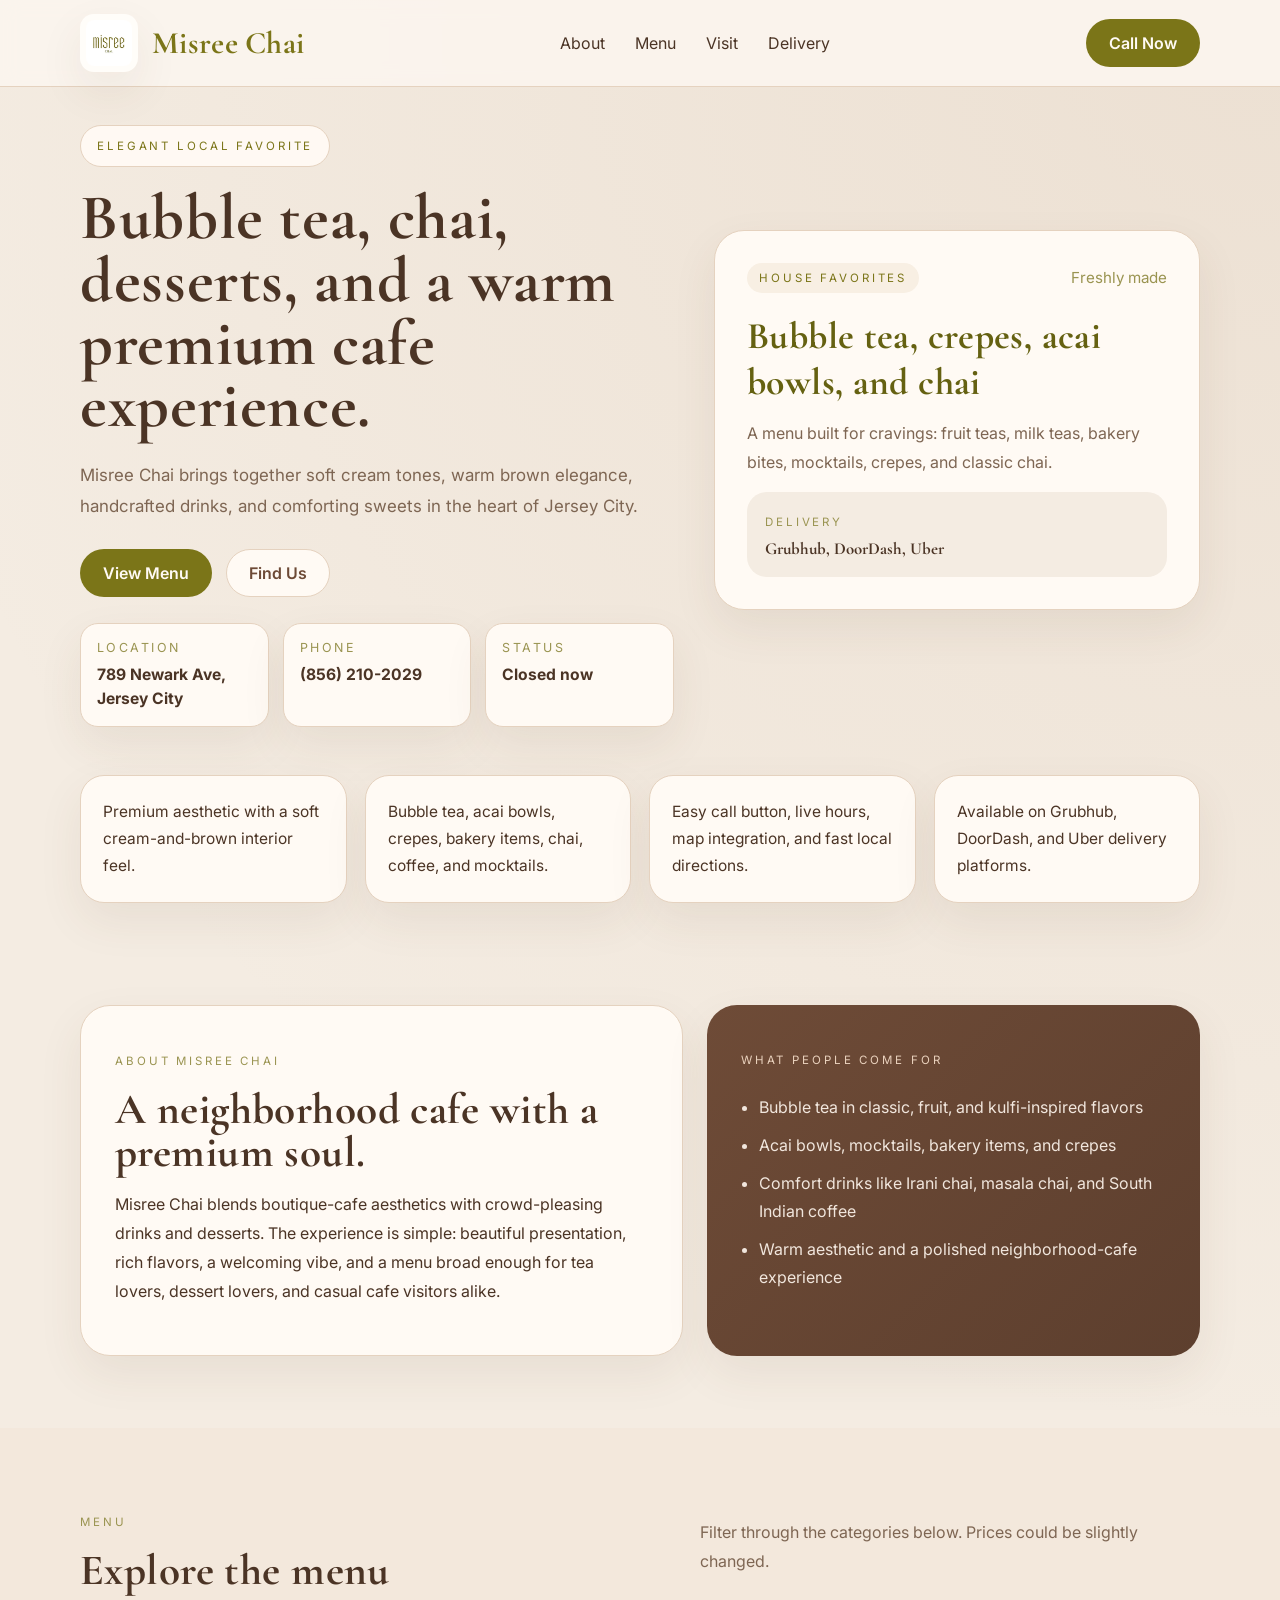
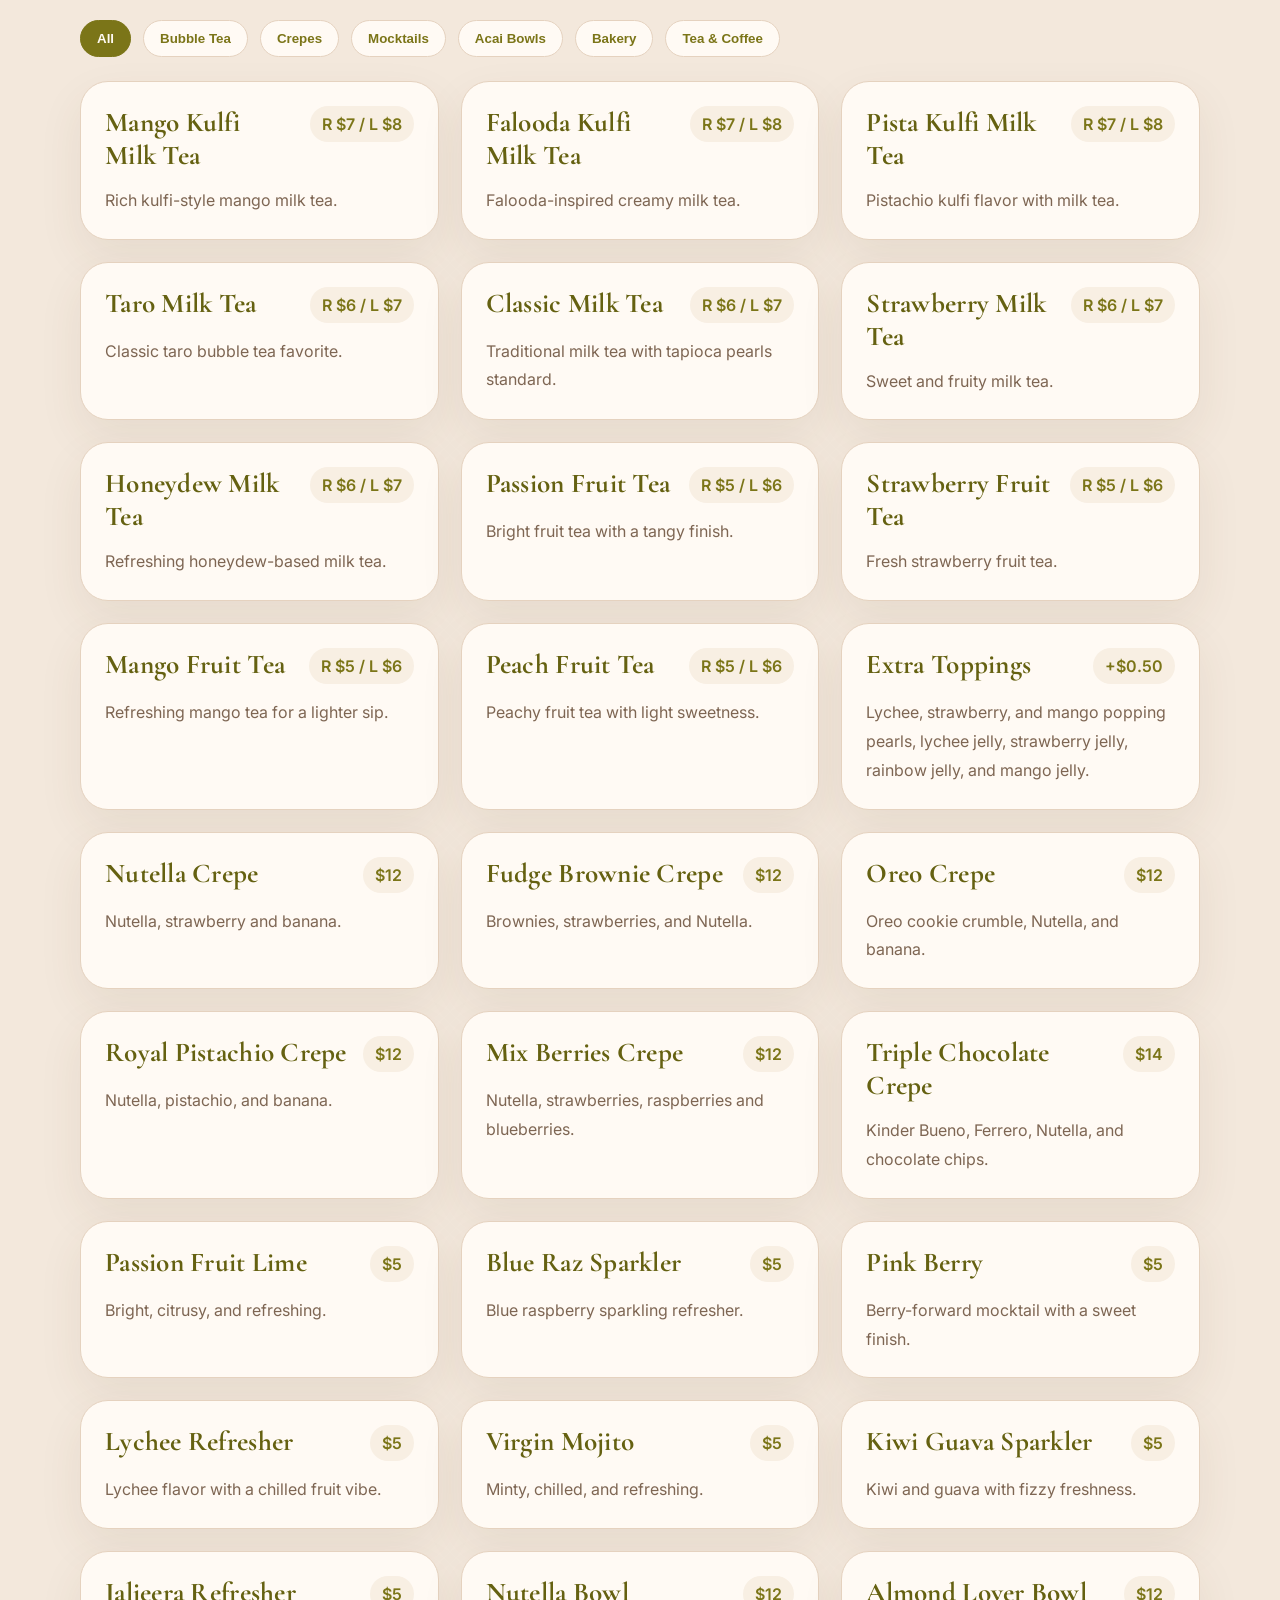
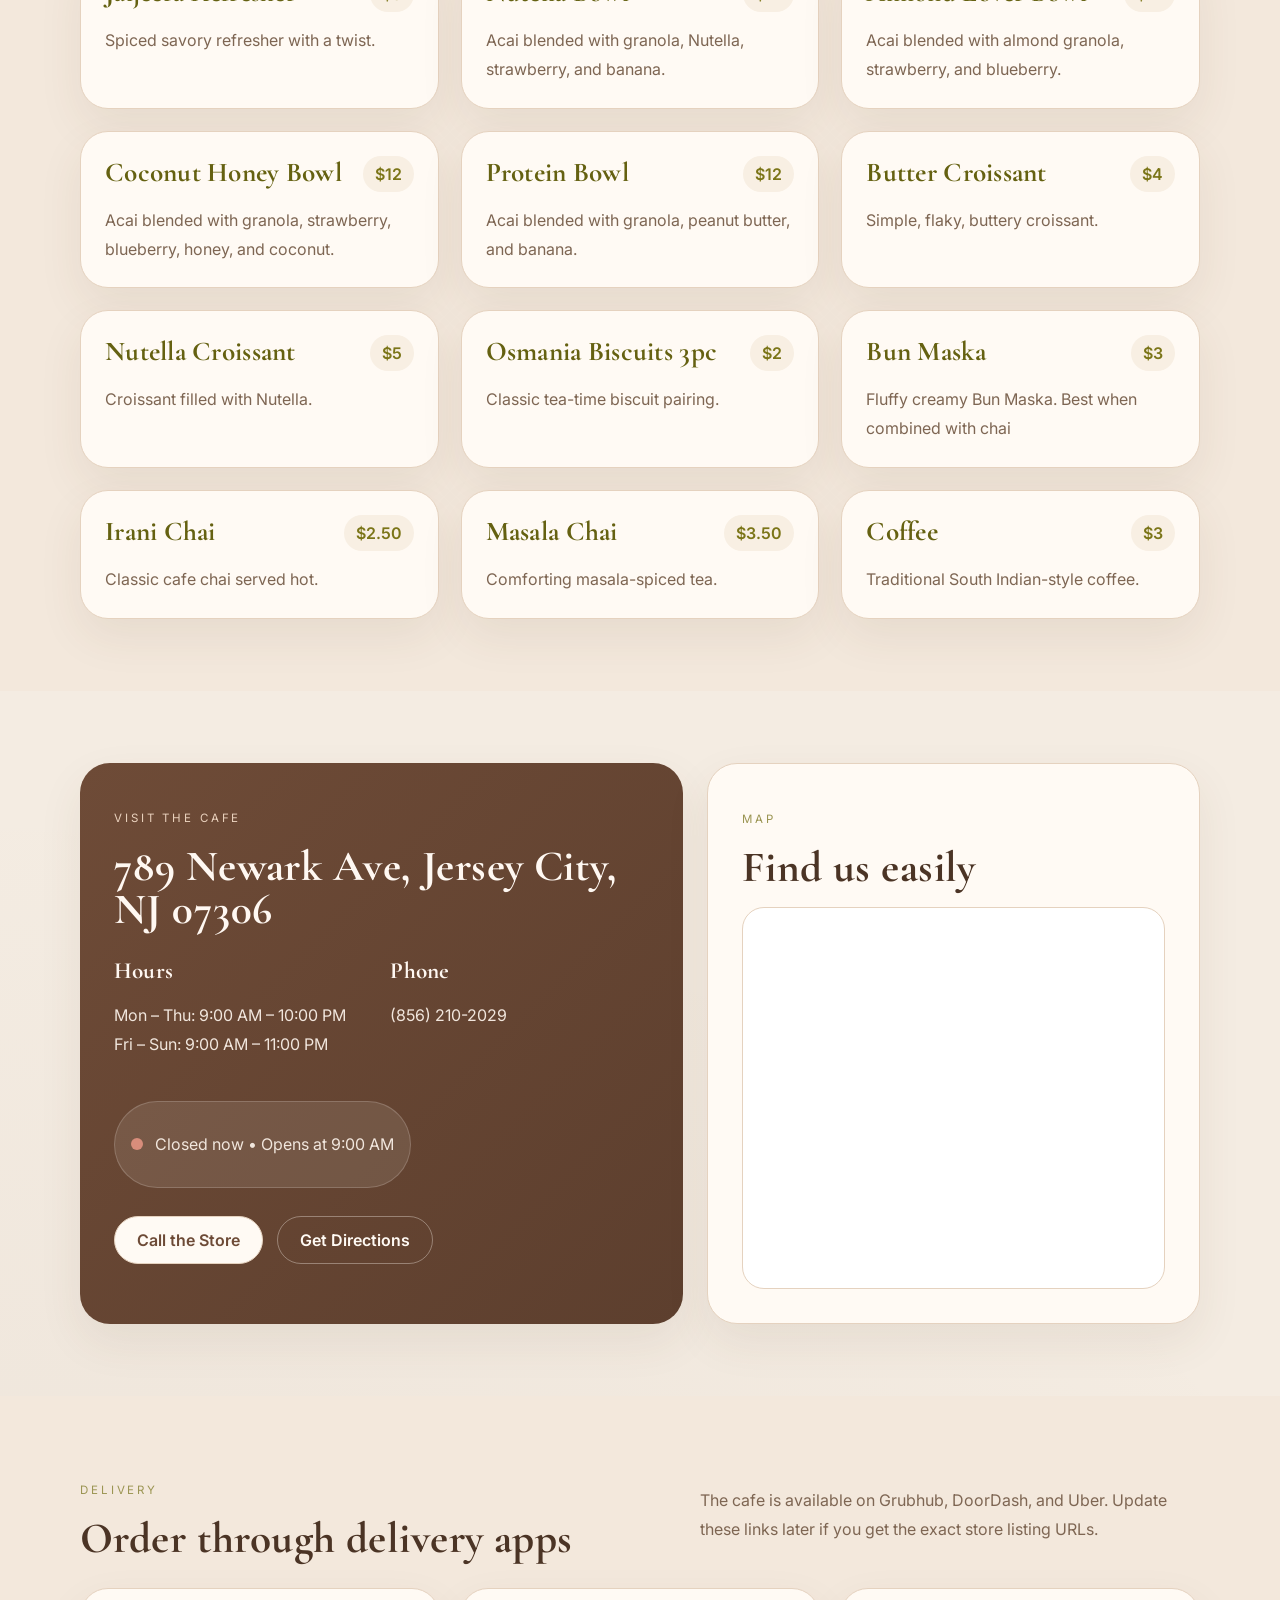
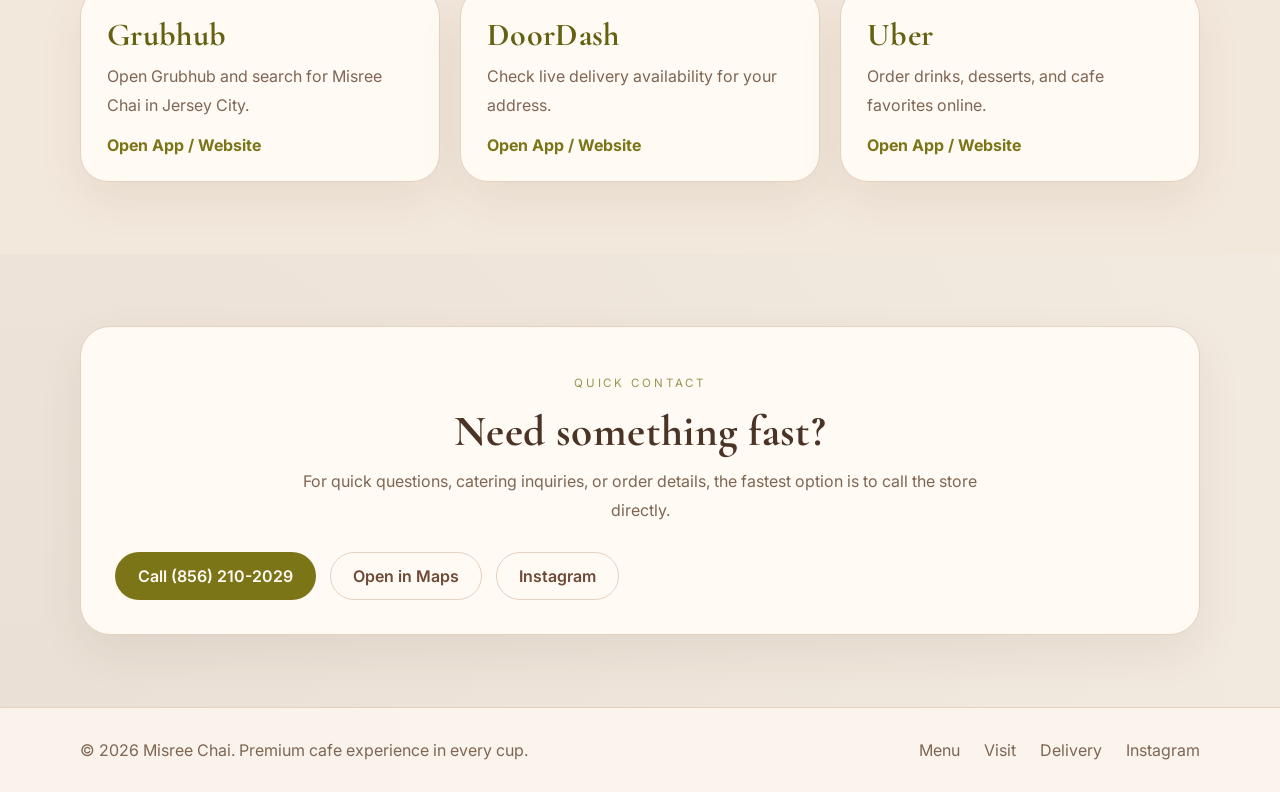
<file: index.html>
<!DOCTYPE html>
<html lang="en">
<head>
  <meta charset="UTF-8" />
  <meta name="viewport" content="width=device-width, initial-scale=1.0" />
  <title>Misree Chai</title>
  <meta name="description" content="Misree Chai is a premium neighborhood cafe in Jersey City with chai, bubble tea, mocktails, acai bowls, bakery, crepes, and coffee." />
  <link rel="preconnect" href="https://fonts.googleapis.com" />
  <link rel="preconnect" href="https://fonts.gstatic.com" crossorigin />
  <link href="https://fonts.googleapis.com/css2?family=Cormorant+Garamond:wght@500;600;700&family=Inter:wght@400;500;600;700&display=swap" rel="stylesheet" />
  <link rel="stylesheet" href="style.css" />
</head>
<body>
  <header class="topbar">
    <div class="container nav">
      <a href="#home" class="brand">
        <img src="assets/logo.png" alt="Misree Chai logo" class="brand-logo" />
        <div>
          <h1 class="brand-name">Misree Chai</h1>
        </div>
      </a>

      <nav class="desktop-nav">
        <a href="#about">About</a>
        <a href="#menu">Menu</a>
        <a href="#visit">Visit</a>
        <a href="#delivery">Delivery</a>
      </nav>

      <div class="nav-actions">
        <button class="mobile-toggle" id="mobileToggle" aria-label="Open menu">☰</button>
        <a class="btn btn-dark desktop-only" href="tel:+18562102029">Call Now</a>
      </div>
    </div>

    <nav class="mobile-nav" id="mobileNav">
      <a href="#about">About</a>
      <a href="#menu">Menu</a>
      <a href="#visit">Visit</a>
      <a href="#delivery">Delivery</a>
      <a href="tel:+18562102029">Call Now</a>
    </nav>
  </header>

  <main id="home">
    <section class="hero">
      <div class="container hero-grid">
        <div class="hero-copy">
          <p class="pill">Elegant local favorite</p>
          <h2>Bubble tea, chai, desserts, and a warm premium cafe experience.</h2>
          <p class="hero-text">
            Misree Chai brings together soft cream tones, warm brown elegance, handcrafted drinks, and comforting sweets in the heart of Jersey City.
          </p>
          <div class="hero-actions">
            <a class="btn btn-dark" href="#menu">View Menu</a>
            <a class="btn btn-light" href="#visit">Find Us</a>
          </div>

          <div class="quick-facts">
            <div class="fact-card">
              <span>Location</span>
              <strong>789 Newark Ave, Jersey City</strong>
            </div>
            <div class="fact-card">
              <span>Phone</span>
              <strong>(856) 210-2029</strong>
            </div>
            <div class="fact-card">
              <span>Status</span>
              <strong id="heroStatus">Checking hours...</strong>
            </div>
          </div>
        </div>

        <div class="hero-card">
          <div class="card-badge-row">
            <span class="badge">House Favorites</span>
            <span class="subtle">Freshly made</span>
          </div>
          <h3>Bubble tea, crepes, acai bowls, and chai</h3>
          <p>
            A menu built for cravings: fruit teas, milk teas, bakery bites, mocktails, crepes, and classic chai.
          </p>


            <div class="mini-box">
              <span>Delivery</span>
              <strong>Grubhub, DoorDash, Uber</strong>
            </div>
          </div>
        </div>
      </div>
    </section>

    <section class="highlights">
      <div class="container grid-4">
        <article class="info-card">Premium aesthetic with a soft cream-and-brown interior feel.</article>
        <article class="info-card">Bubble tea, acai bowls, crepes, bakery items, chai, coffee, and mocktails.</article>
        <article class="info-card">Easy call button, live hours, map integration, and fast local directions.</article>
        <article class="info-card">Available on Grubhub, DoorDash, and Uber delivery platforms.</article>
      </div>
    </section>

    <section id="about" class="section">
      <div class="container about-grid">
        <div class="panel light-panel">
          <p class="section-label">About Misree Chai</p>
          <h3>A neighborhood cafe with a premium soul.</h3>
          <p>
            Misree Chai blends boutique-cafe aesthetics with crowd-pleasing drinks and desserts. The experience is simple: beautiful presentation, rich flavors, a welcoming vibe, and a menu broad enough for tea lovers, dessert lovers, and casual cafe visitors alike.
          </p>
        </div>

        <div class="panel dark-panel">
          <p class="section-label light">What people come for</p>
          <ul class="feature-list">
            <li>Bubble tea in classic, fruit, and kulfi-inspired flavors</li>
            <li>Acai bowls, mocktails, bakery items, and crepes</li>
            <li>Comfort drinks like Irani chai, masala chai, and South Indian coffee</li>
            <li>Warm aesthetic and a polished neighborhood-cafe experience</li>
          </ul>
        </div>
      </div>
    </section>

    <section id="menu" class="section section-soft">
      <div class="container">
        <div class="section-head">
          <div>
            <p class="section-label">Menu</p>
            <h3>Explore the menu</h3>
          </div>
          <p class="section-copy">
            Filter through the categories below. Prices could be slightly changed.
          </p>
        </div>

        <div class="menu-filter">
          <button class="filter-btn active" data-filter="all">All</button>
          <button class="filter-btn" data-filter="bubble-tea">Bubble Tea</button>
          <button class="filter-btn" data-filter="crepes">Crepes</button>
          <button class="filter-btn" data-filter="mocktails">Mocktails</button>
          <button class="filter-btn" data-filter="acai">Acai Bowls</button>
          <button class="filter-btn" data-filter="bakery">Bakery</button>
          <button class="filter-btn" data-filter="tea-coffee">Tea & Coffee</button>

        </div>

        <div class="menu-grid" id="menuGrid">
          <article class="menu-card" data-category="bubble-tea">
            <div class="menu-top"><h4>Mango Kulfi Milk Tea</h4><span>R $7 / L $8</span></div>
            <p>Rich kulfi-style mango milk tea.</p>
          </article>
          <article class="menu-card" data-category="bubble-tea">
            <div class="menu-top"><h4>Falooda Kulfi Milk Tea</h4><span>R $7 / L $8</span></div>
            <p>Falooda-inspired creamy milk tea.</p>
          </article>
          <article class="menu-card" data-category="bubble-tea">
            <div class="menu-top"><h4>Pista Kulfi Milk Tea</h4><span>R $7 / L $8</span></div>
            <p>Pistachio kulfi flavor with milk tea.</p>
          </article>
          <article class="menu-card" data-category="bubble-tea">
            <div class="menu-top"><h4>Taro Milk Tea</h4><span>R $6 / L $7</span></div>
            <p>Classic taro bubble tea favorite.</p>
          </article>
          <article class="menu-card" data-category="bubble-tea">
            <div class="menu-top"><h4>Classic Milk Tea</h4><span>R $6 / L $7</span></div>
            <p>Traditional milk tea with tapioca pearls standard.</p>
          </article>
          <article class="menu-card" data-category="bubble-tea">
            <div class="menu-top"><h4>Strawberry Milk Tea</h4><span>R $6 / L $7</span></div>
            <p>Sweet and fruity milk tea.</p>
          </article>
          <article class="menu-card" data-category="bubble-tea">
            <div class="menu-top"><h4>Honeydew Milk Tea</h4><span>R $6 / L $7</span></div>
            <p>Refreshing honeydew-based milk tea.</p>
          </article>
          <article class="menu-card" data-category="bubble-tea">
            <div class="menu-top"><h4>Passion Fruit Tea</h4><span>R $5 / L $6</span></div>
            <p>Bright fruit tea with a tangy finish.</p>
          </article>
          <article class="menu-card" data-category="bubble-tea">
            <div class="menu-top"><h4>Strawberry Fruit Tea</h4><span>R $5 / L $6</span></div>
            <p>Fresh strawberry fruit tea.</p>
          </article>
          <article class="menu-card" data-category="bubble-tea">
            <div class="menu-top"><h4>Mango Fruit Tea</h4><span>R $5 / L $6</span></div>
            <p>Refreshing mango tea for a lighter sip.</p>
          </article>
          <article class="menu-card" data-category="bubble-tea">
            <div class="menu-top"><h4>Peach Fruit Tea</h4><span>R $5 / L $6</span></div>
            <p>Peachy fruit tea with light sweetness.</p>
          </article>
          <article class="menu-card" data-category="bubble-tea">
            <div class="menu-top"><h4>Extra Toppings</h4><span>+$0.50</span></div>
            <p>Lychee, strawberry, and mango popping pearls, lychee jelly, strawberry jelly, rainbow jelly, and mango jelly.</p>
          </article>

          <article class="menu-card" data-category="crepes">
            <div class="menu-top"><h4>Nutella Crepe</h4><span>$12</span></div>
            <p>Nutella, strawberry and banana.</p>
          </article>
          <article class="menu-card" data-category="crepes">
            <div class="menu-top"><h4>Fudge Brownie Crepe</h4><span>$12</span></div>
            <p>Brownies, strawberries, and Nutella.</p>
          </article>
          <article class="menu-card" data-category="crepes">
            <div class="menu-top"><h4>Oreo Crepe</h4><span>$12</span></div>
            <p>Oreo cookie crumble, Nutella, and banana.</p>
          </article>
          <article class="menu-card" data-category="crepes">
            <div class="menu-top"><h4>Royal Pistachio Crepe</h4><span>$12</span></div>
            <p>Nutella, pistachio, and banana.</p>
          </article>
          <article class="menu-card" data-category="crepes">
            <div class="menu-top"><h4>Mix Berries Crepe</h4><span>$12</span></div>
            <p>Nutella, strawberries, raspberries and blueberries.</p>
          </article>
          <article class="menu-card" data-category="crepes">
            <div class="menu-top"><h4>Triple Chocolate Crepe</h4><span>$14</span></div>
            <p>Kinder Bueno, Ferrero, Nutella, and chocolate chips.</p>
          </article>

          <article class="menu-card" data-category="mocktails">
            <div class="menu-top"><h4>Passion Fruit Lime</h4><span>$5</span></div>
            <p>Bright, citrusy, and refreshing.</p>
          </article>
          <article class="menu-card" data-category="mocktails">
            <div class="menu-top"><h4>Blue Raz Sparkler</h4><span>$5</span></div>
            <p>Blue raspberry sparkling refresher.</p>
          </article>
          <article class="menu-card" data-category="mocktails">
            <div class="menu-top"><h4>Pink Berry</h4><span>$5</span></div>
            <p>Berry-forward mocktail with a sweet finish.</p>
          </article>
          <article class="menu-card" data-category="mocktails">
            <div class="menu-top"><h4>Lychee Refresher</h4><span>$5</span></div>
            <p>Lychee flavor with a chilled fruit vibe.</p>
          </article>
          <article class="menu-card" data-category="mocktails">
            <div class="menu-top"><h4>Virgin Mojito</h4><span>$5</span></div>
            <p>Minty, chilled, and refreshing.</p>
          </article>
          <article class="menu-card" data-category="mocktails">
            <div class="menu-top"><h4>Kiwi Guava Sparkler</h4><span>$5</span></div>
            <p>Kiwi and guava with fizzy freshness.</p>
          </article>
          <article class="menu-card" data-category="mocktails">
            <div class="menu-top"><h4>Jaljeera Refresher</h4><span>$5</span></div>
            <p>Spiced savory refresher with a twist.</p>
          </article>

          <article class="menu-card" data-category="acai">
            <div class="menu-top"><h4>Nutella Bowl</h4><span>$12</span></div>
            <p>Acai blended with granola, Nutella, strawberry, and banana.</p>
          </article>
          <article class="menu-card" data-category="acai">
            <div class="menu-top"><h4>Almond Lover Bowl</h4><span>$12</span></div>
            <p>Acai blended with almond granola, strawberry, and blueberry.</p>
          </article>
          <article class="menu-card" data-category="acai">
            <div class="menu-top"><h4>Coconut Honey Bowl</h4><span>$12</span></div>
            <p>Acai blended with granola, strawberry, blueberry, honey, and coconut.</p>
          </article>
          <article class="menu-card" data-category="acai">
            <div class="menu-top"><h4>Protein Bowl</h4><span>$12</span></div>
            <p>Acai blended with granola, peanut butter, and banana.</p>
          </article>

          <article class="menu-card" data-category="bakery">
            <div class="menu-top"><h4>Butter Croissant</h4><span>$4</span></div>
            <p>Simple, flaky, buttery croissant.</p>
          </article>
          <article class="menu-card" data-category="bakery">
            <div class="menu-top"><h4>Nutella Croissant</h4><span>$5</span></div>
            <p>Croissant filled with Nutella.</p>
          </article>
          <article class="menu-card" data-category="bakery">
            <div class="menu-top"><h4>Osmania Biscuits 3pc</h4><span>$2</span></div>
            <p>Classic tea-time biscuit pairing.</p>
          </article>
          <article class="menu-card" data-category="bakery">
            <div class="menu-top"><h4>Bun Maska</h4><span>$3</span></div>
            <p>Fluffy creamy Bun Maska. Best when combined with chai</p>
          </article>

          <article class="menu-card" data-category="tea-coffee">
            <div class="menu-top"><h4>Irani Chai</h4><span>$2.50</span></div>
            <p>Classic cafe chai served hot.</p>
          </article>
          <article class="menu-card" data-category="tea-coffee">
            <div class="menu-top"><h4>Masala Chai</h4><span>$3.50</span></div>
            <p>Comforting masala-spiced tea.</p>
          </article>
          <article class="menu-card" data-category="tea-coffee">
            <div class="menu-top"><h4>Coffee</h4><span>$3</span></div>
            <p>Traditional South Indian-style coffee.</p>
          </article>
        </div>
      </div>
    </section>

    <section id="visit" class="section">
      <div class="container visit-grid">
        <div class="panel dark-panel">
          <p class="section-label light">Visit the cafe</p>
          <h3>789 Newark Ave, Jersey City, NJ 07306</h3>

          <div class="visit-info">
            <div>
              <h4>Hours</h4>
              <p>Mon – Thu: 9:00 AM – 10:00 PM<br>Fri – Sun: 9:00 AM – 11:00 PM</p>
            </div>
            <div>
              <h4>Phone</h4>
              <p>(856) 210-2029</p>
            </div>
          </div>

          <div class="status-box">
            <span class="status-dot" id="statusDot"></span>
            <p id="openStatus">Checking cafe status...</p>
          </div>

          <div class="hero-actions">
            <a class="btn btn-light" href="tel:+18562102029">Call the Store</a>
            <a class="btn btn-outline" target="_blank" rel="noreferrer" href="https://www.google.com/maps/dir/?api=1&destination=Misree+Chai+Jersey+City"">Get Directions</a>
          </div>
        </div>

        <div class="panel light-panel map-panel">
          <p class="section-label">Map</p>
          <h3>Find us easily</h3>
          <div class="map-wrap">
            <iframe
            src="https://www.google.com/maps?q=Misree+Chai+Jersey+City&output=embed"
            loading="lazy">
          </iframe>
          </div>
        </div>
      </div>
    </section>

    <section id="delivery" class="section section-soft">
      <div class="container">
        <div class="section-head">
          <div>
            <p class="section-label">Delivery</p>
            <h3>Order through delivery apps</h3>
          </div>
          <p class="section-copy">
            The cafe is available on Grubhub, DoorDash, and Uber. Update these links later if you get the exact store listing URLs.
          </p>
        </div>

        <div class="delivery-grid">
          <a class="delivery-card" target="_blank" rel="noreferrer" href="https://www.grubhub.com">
            <h4>Grubhub</h4>
            <p>Open Grubhub and search for Misree Chai in Jersey City.</p>
            <span>Open App / Website</span>
          </a>
          <a class="delivery-card" target="_blank" rel="noreferrer" href="https://www.doordash.com">
            <h4>DoorDash</h4>
            <p>Check live delivery availability for your address.</p>
            <span>Open App / Website</span>
          </a>
          <a class="delivery-card" target="_blank" rel="noreferrer" href="https://www.ubereats.com">
            <h4>Uber</h4>
            <p>Order drinks, desserts, and cafe favorites online.</p>
            <span>Open App / Website</span>
          </a>
        </div>
      </div>
    </section>

    <section class="section contact-section">
      <div class="container">
        <div class="panel light-panel">
          <p class="section-label">Quick contact</p>
          <h3>Need something fast?</h3>
          <p class="contact-copy">
            For quick questions, catering inquiries, or order details, the fastest option is to call the store directly.
          </p>
          <div class="hero-actions">
            <a class="btn btn-dark" href="tel:+18562102029">Call (856) 210-2029</a>
            <a class="btn btn-light" target="_blank" rel="noreferrer" href="https://www.google.com/maps/search/?api=1&query=Misree+789+Newark+Ave,+Jersey+City,+NJ+07306">Open in Maps</a>
            <a class="btn btn-light" target="_blank" rel="noreferrer" href="https://www.instagram.com/misreechai/">Instagram</a>
          </div>
        </div>
      </div>
    </section>
  </main>

  <footer class="footer">
    <div class="container footer-row">
      <p>© 2026 Misree Chai. Premium cafe experience in every cup.</p>
      <div class="footer-links">
        <a href="#menu">Menu</a>
        <a href="#visit">Visit</a>
        <a href="#delivery">Delivery</a>
        <a href="https://www.instagram.com/misreechai/" class="social">Instagram</a>
      </div>
    </div>
  </footer>

  <script src="script.js"></script>
</body>
</html>
</file>
<file: style.css>
:root {
  --bg: #f4ece2;
  --bg-soft: #f3e8dc;
  --panel: #fffaf4;
  --panel-2: #f8efe3;
  --text: #4b3425;
  --muted: #7e6653;
  --brown: #6d4a36;
  --brown-dark: #573927;
  --olive: #7b7518;
  --olive-deep: #656111;
  --olive-soft: #9a9451;
  --border: #e5d2bf;
  --shadow: 0 18px 45px rgba(89, 61, 42, 0.08);
  --radius-xl: 30px;
  --radius-lg: 22px;
}

* { box-sizing: border-box; }
html { scroll-behavior: smooth; }

body {
  margin: 0;
  background:
    radial-gradient(circle at top right, rgba(200, 169, 139, 0.18), transparent 25%),
    radial-gradient(circle at bottom left, rgba(109, 74, 54, 0.08), transparent 28%),
    var(--bg);
  color: var(--text);
  font-family: "Inter", sans-serif;
}

a { color: inherit; text-decoration: none; }
p { line-height: 1.8; }
h1, h2, h3, h4 {
  margin: 0;
  font-family: "Cormorant Garamond", serif;
  letter-spacing: 0.01em;
}

.container {
  width: min(1120px, calc(100% - 40px));
  margin: 0 auto;
}

.topbar {
  position: sticky;
  top: 0;
  z-index: 1000;
  background: rgba(251, 245, 238, 0.92);
  border-bottom: 1px solid var(--border);
  backdrop-filter: blur(10px);
}

.nav {
  min-height: 86px;
  display: flex;
  align-items: center;
  justify-content: space-between;
  gap: 20px;
}

.brand {
  display: flex;
  align-items: center;
  gap: 14px;
}

.brand-logo {
  width: 58px;
  height: 58px;
  object-fit: contain;
  border-radius: 14px;
  background: #fffdf9;
  padding: 6px;
  box-shadow: var(--shadow);
}

.eyebrow,
.section-label,
.mini-box span,
.badge,
.pill {
  text-transform: uppercase;
  letter-spacing: 0.25em;
  font-size: 0.72rem;
}

.eyebrow,
.section-label,
.mini-box span {
  color: var(--olive-soft);
}

.brand-name {
  font-size: 1.95rem;
  color: var(--olive);
}

.desktop-nav {
  display: flex;
  gap: 30px;
}

.desktop-nav a,
.footer-links a,
.mobile-nav a {
  transition: 0.2s ease;
}

.desktop-nav a:hover,
.footer-links a:hover,
.mobile-nav a:hover {
  color: var(--olive);
}

.nav-actions {
  display: flex;
  align-items: center;
  gap: 12px;
}

.mobile-toggle {
  display: none;
  border: 1px solid var(--border);
  background: var(--panel);
  color: var(--olive);
  border-radius: 12px;
  padding: 10px 12px;
  cursor: pointer;
}

.mobile-nav {
  display: none;
  flex-direction: column;
  gap: 14px;
  padding: 0 20px 20px;
}
.mobile-nav.open { display: flex; }

.hero {
  padding: 26px 0 38px;
}

.hero-grid {
  display: grid;
  grid-template-columns: 1.1fr 0.9fr;
  gap: 40px;
  align-items: center;
}

.pill {
  display: inline-block;
  border: 1px solid var(--border);
  background: #fff9f3;
  border-radius: 999px;
  padding: 10px 16px;
  color: var(--olive);
  margin-bottom: 20px;
}

.hero-copy h2 {
  font-size: clamp(3rem, 5vw, 5rem);
  line-height: 0.98;
  max-width: 760px;
}

.hero-text {
  max-width: 720px;
  margin: 22px 0 0;
  font-size: 1.06rem;
  color: var(--muted);
}

.hero-actions {
  display: flex;
  gap: 14px;
  flex-wrap: wrap;
  margin-top: 28px;
}

.quick-facts {
  margin-top: 26px;
  display: grid;
  grid-template-columns: repeat(3, 1fr);
  gap: 14px;
}

.fact-card {
  background: var(--panel);
  border: 1px solid var(--border);
  border-radius: 18px;
  padding: 16px;
  box-shadow: var(--shadow);
}

.fact-card span {
  display: block;
  color: var(--olive-soft);
  font-size: 0.78rem;
  text-transform: uppercase;
  letter-spacing: 0.2em;
  margin-bottom: 8px;
}

.fact-card strong {
  font-size: 0.98rem;
  line-height: 1.5;
}

.btn {
  display: inline-flex;
  align-items: center;
  justify-content: center;
  min-height: 48px;
  padding: 0 22px;
  border-radius: 999px;
  font-weight: 600;
  transition: 0.2s ease;
  border: 1px solid transparent;
}

.btn-dark {
  background: var(--olive);
  color: #fffaf4;
}

.btn-dark:hover { background: var(--olive-deep); }

.btn-light {
  background: #fffaf4;
  color: var(--brown);
  border-color: var(--border);
}

.btn-light:hover { background: #f3e6d8; }

.btn-outline {
  border-color: rgba(255, 250, 244, 0.35);
  color: #fffaf4;
}

.btn-outline:hover { background: rgba(255, 250, 244, 0.08); }

.hero-card,
.panel,
.info-card,
.menu-card,
.delivery-card,
.fact-card {
  box-shadow: var(--shadow);
}

.hero-card {
  background: var(--panel);
  border: 1px solid var(--border);
  border-radius: var(--radius-xl);
  padding: 32px;
}

.card-badge-row {
  display: flex;
  justify-content: space-between;
  align-items: center;
  gap: 12px;
}

.badge {
  padding: 8px 12px;
  background: var(--panel-2);
  border-radius: 999px;
  color: var(--olive);
}

.subtle {
  color: var(--olive-soft);
  font-size: 0.95rem;
}

.hero-card h3 {
  margin-top: 20px;
  font-size: 2.35rem;
  color: var(--olive-deep);
}

.hero-card p {
  margin-top: 14px;
  color: var(--muted);
}

.mini-grid {
  margin-top: 26px;
  display: grid;
  grid-template-columns: repeat(2, 1fr);
  gap: 14px;
}

.mini-box {
  background: var(--bg);
  border-radius: 20px;
  padding: 18px;
}

.mini-box strong {
  display: block;
  margin-top: 8px;
  font-size: 1.05rem;
  font-family: "Cormorant Garamond", serif;
}

.highlights { padding: 10px 0 30px; }

.grid-4 {
  display: grid;
  grid-template-columns: repeat(4, 1fr);
  gap: 18px;
}

.info-card {
  background: var(--panel);
  border: 1px solid var(--border);
  border-radius: 24px;
  padding: 22px;
  font-size: 0.97rem;
  line-height: 1.75;
}

.section { padding: 72px 0; }
.section-soft { background: var(--bg-soft); }

.about-grid,
.visit-grid {
  display: grid;
  grid-template-columns: 1.1fr 0.9fr;
  gap: 24px;
}

.panel {
  border-radius: var(--radius-xl);
  padding: 34px;
}

.light-panel {
  background: var(--panel);
  border: 1px solid var(--border);
}

.dark-panel {
  background: linear-gradient(135deg, #6e4b37, #5d3f2e);
  color: #fff8f2;
}

.dark-panel p,
.dark-panel li {
  color: #f1e6dd;
}

.section-label { margin-bottom: 16px; }
.section-label.light { color: #ead2be; }

.panel h3,
.section-head h3 {
  font-size: 2.7rem;
  line-height: 1;
}

.feature-list {
  margin: 22px 0 0;
  padding-left: 18px;
  display: grid;
  gap: 10px;
  line-height: 1.75;
}

.section-head {
  display: flex;
  justify-content: space-between;
  align-items: end;
  gap: 30px;
  margin-bottom: 28px;
}

.section-copy {
  max-width: 500px;
  color: var(--muted);
}

.menu-filter {
  display: flex;
  gap: 12px;
  flex-wrap: wrap;
  margin-bottom: 24px;
}

.filter-btn {
  background: #fffaf4;
  color: var(--olive);
  border: 1px solid var(--border);
  border-radius: 999px;
  padding: 10px 16px;
  cursor: pointer;
  font-weight: 600;
  transition: 0.2s ease;
}

.filter-btn:hover,
.filter-btn.active {
  background: var(--olive);
  color: #fffaf4;
  border-color: var(--olive);
}

.menu-grid {
  display: grid;
  grid-template-columns: repeat(3, 1fr);
  gap: 22px;
}

.menu-card {
  background: var(--panel);
  border: 1px solid var(--border);
  border-radius: 28px;
  padding: 24px;
  transition: transform 0.2s ease, opacity 0.2s ease;
}

.menu-card.hidden { display: none; }
.menu-card:hover { transform: translateY(-4px); }

.menu-top {
  display: flex;
  align-items: start;
  justify-content: space-between;
  gap: 14px;
}

.menu-top h4 {
  font-size: 1.7rem;
  color: var(--olive-deep);
}

.menu-top span {
  background: var(--panel-2);
  color: var(--olive);
  border-radius: 999px;
  padding: 8px 12px;
  font-weight: 600;
  white-space: nowrap;
}

.menu-card p {
  margin: 14px 0 0;
  color: var(--muted);
}

.visit-info {
  display: grid;
  grid-template-columns: repeat(2, 1fr);
  gap: 18px;
  margin-top: 26px;
}

.visit-info h4 {
  font-size: 1.45rem;
  margin-bottom: 10px;
}

.status-box {
  margin-top: 26px;
  display: inline-flex;
  align-items: center;
  gap: 12px;
  background: rgba(255, 250, 244, 0.1);
  border: 1px solid rgba(255, 250, 244, 0.18);
  padding: 12px 16px;
  border-radius: 999px;
}

.status-dot {
  width: 12px;
  height: 12px;
  border-radius: 50%;
  background: #cbb09a;
}

.status-dot.open { background: #89c37d; }
.status-dot.closed { background: #d88d7b; }

.map-panel h3 { margin-bottom: 18px; }

.map-wrap {
  width: 100%;
  overflow: hidden;
  border-radius: 22px;
  border: 1px solid var(--border);
  background: #fff;
}

.map-wrap iframe {
  width: 100%;
  height: 380px;
  border: 0;
  display: block;
}

.delivery-grid {
  display: grid;
  grid-template-columns: repeat(3, 1fr);
  gap: 20px;
}

.delivery-card {
  display: block;
  background: var(--panel);
  border: 1px solid var(--border);
  border-radius: 28px;
  padding: 26px;
  transition: transform 0.2s ease, border-color 0.2s ease;
}

.delivery-card:hover {
  transform: translateY(-4px);
  border-color: var(--olive-soft);
}

.delivery-card h4 {
  font-size: 2rem;
  color: var(--olive-deep);
  margin-bottom: 8px;
}

.delivery-card p {
  color: var(--muted);
  margin: 0 0 16px;
}

.delivery-card span {
  color: var(--olive);
  font-weight: 700;
}

.contact-section .light-panel {
  text-align: center;
}

.contact-copy {
  max-width: 720px;
  margin: 14px auto 0;
  color: var(--muted);
}

.footer {
  border-top: 1px solid var(--border);
  background: rgba(251, 245, 238, 0.95);
}

.footer-row {
  min-height: 84px;
  display: flex;
  justify-content: space-between;
  align-items: center;
  gap: 20px;
  color: var(--muted);
}

.footer-links {
  display: flex;
  gap: 24px;
}

.desktop-only { display: inline-flex; }

@media (max-width: 980px) {
  .desktop-nav,
  .desktop-only {
    display: none;
  }

  .mobile-toggle { display: inline-flex; }

  .hero-grid,
  .about-grid,
  .visit-grid,
  .section-head,
  .grid-4,
  .menu-grid,
  .delivery-grid,
  .quick-facts {
    grid-template-columns: 1fr;
  }

  .section-head { align-items: start; }
  .hero { padding-top: 28px; }
  .hero-copy h2 { font-size: 3rem; }
}

@media (max-width: 640px) {
  .container { width: min(100% - 24px, 1120px); }
  .nav { min-height: 74px; }
  .brand-name { font-size: 1.5rem; }
  .hero-copy h2 { font-size: 2.5rem; }

  .panel,
  .hero-card,
  .menu-card,
  .delivery-card {
    padding: 22px;
  }

  .mini-grid,
  .visit-info,
  .footer-row {
    grid-template-columns: 1fr;
    display: grid;
  }

  .footer-row { padding: 18px 0; }
  .footer-links { gap: 16px; flex-wrap: wrap; }
  .map-wrap iframe { height: 300px; }
}
</file>
